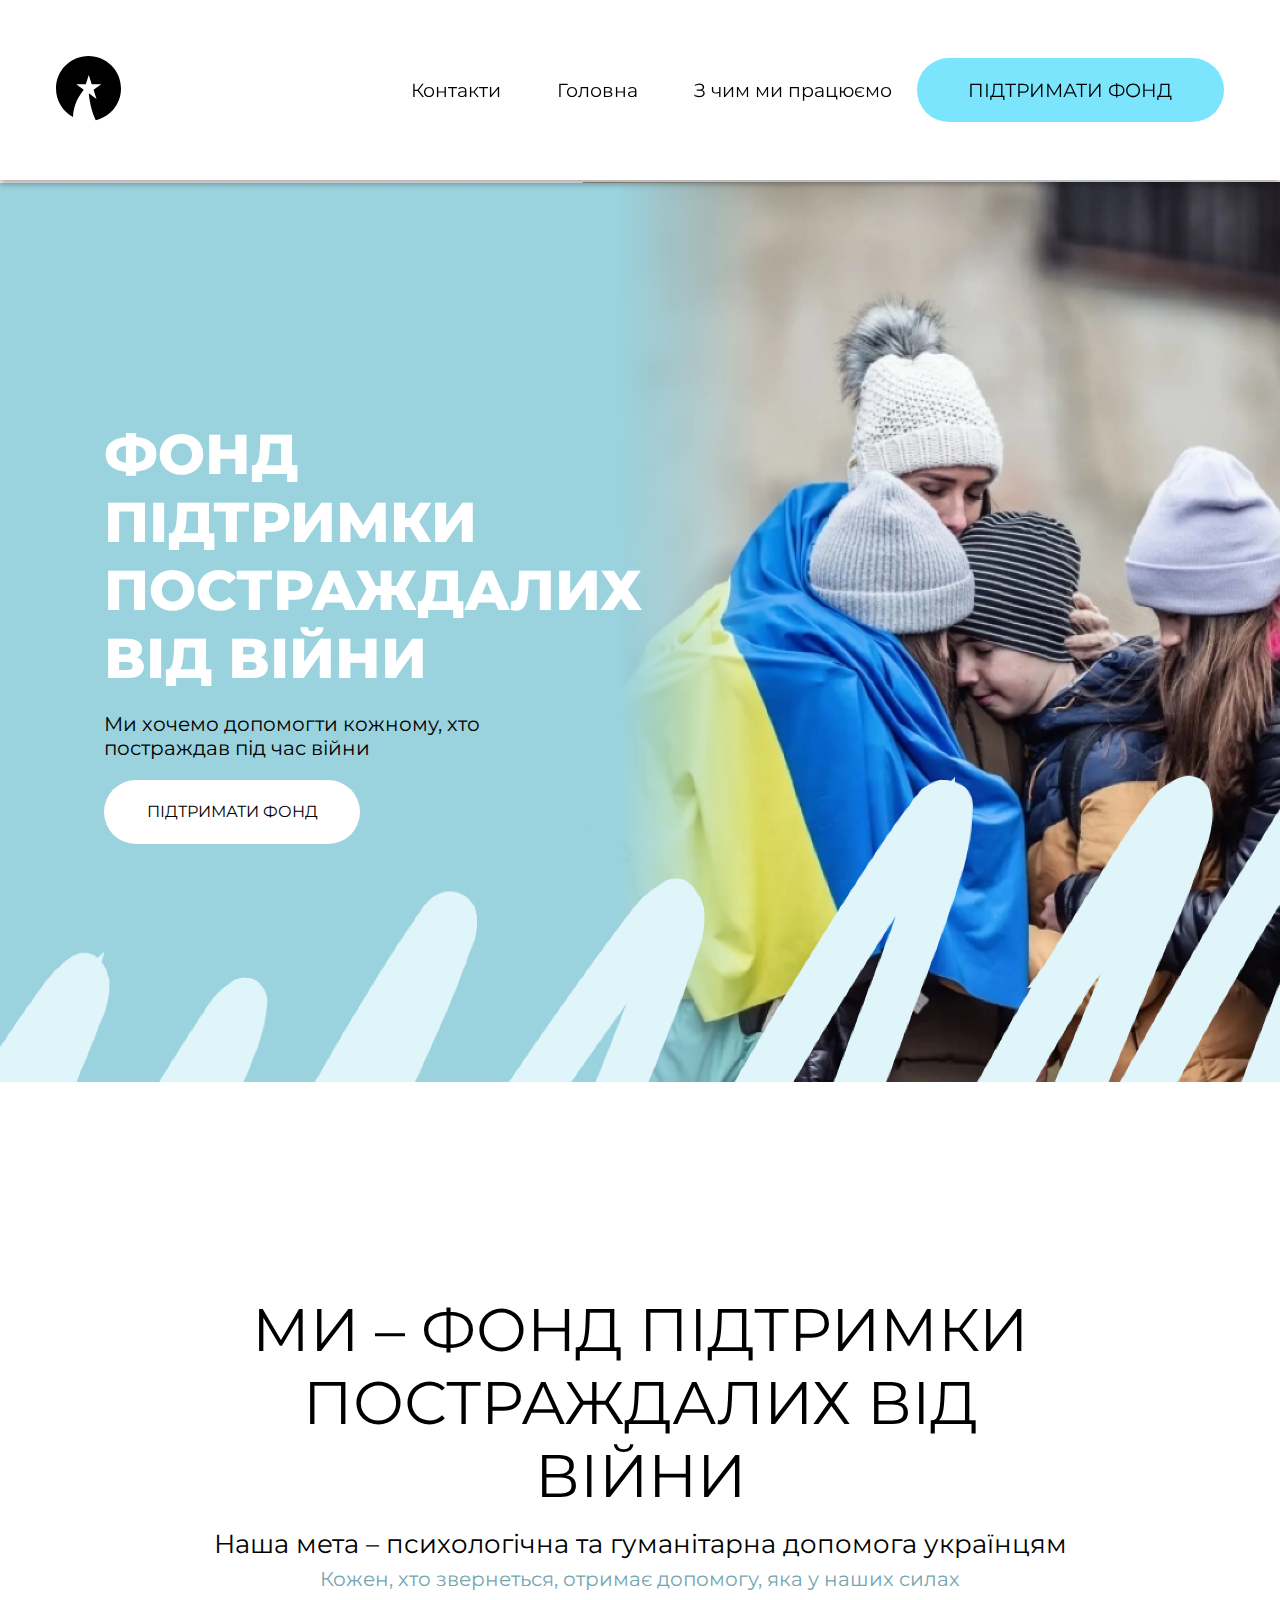
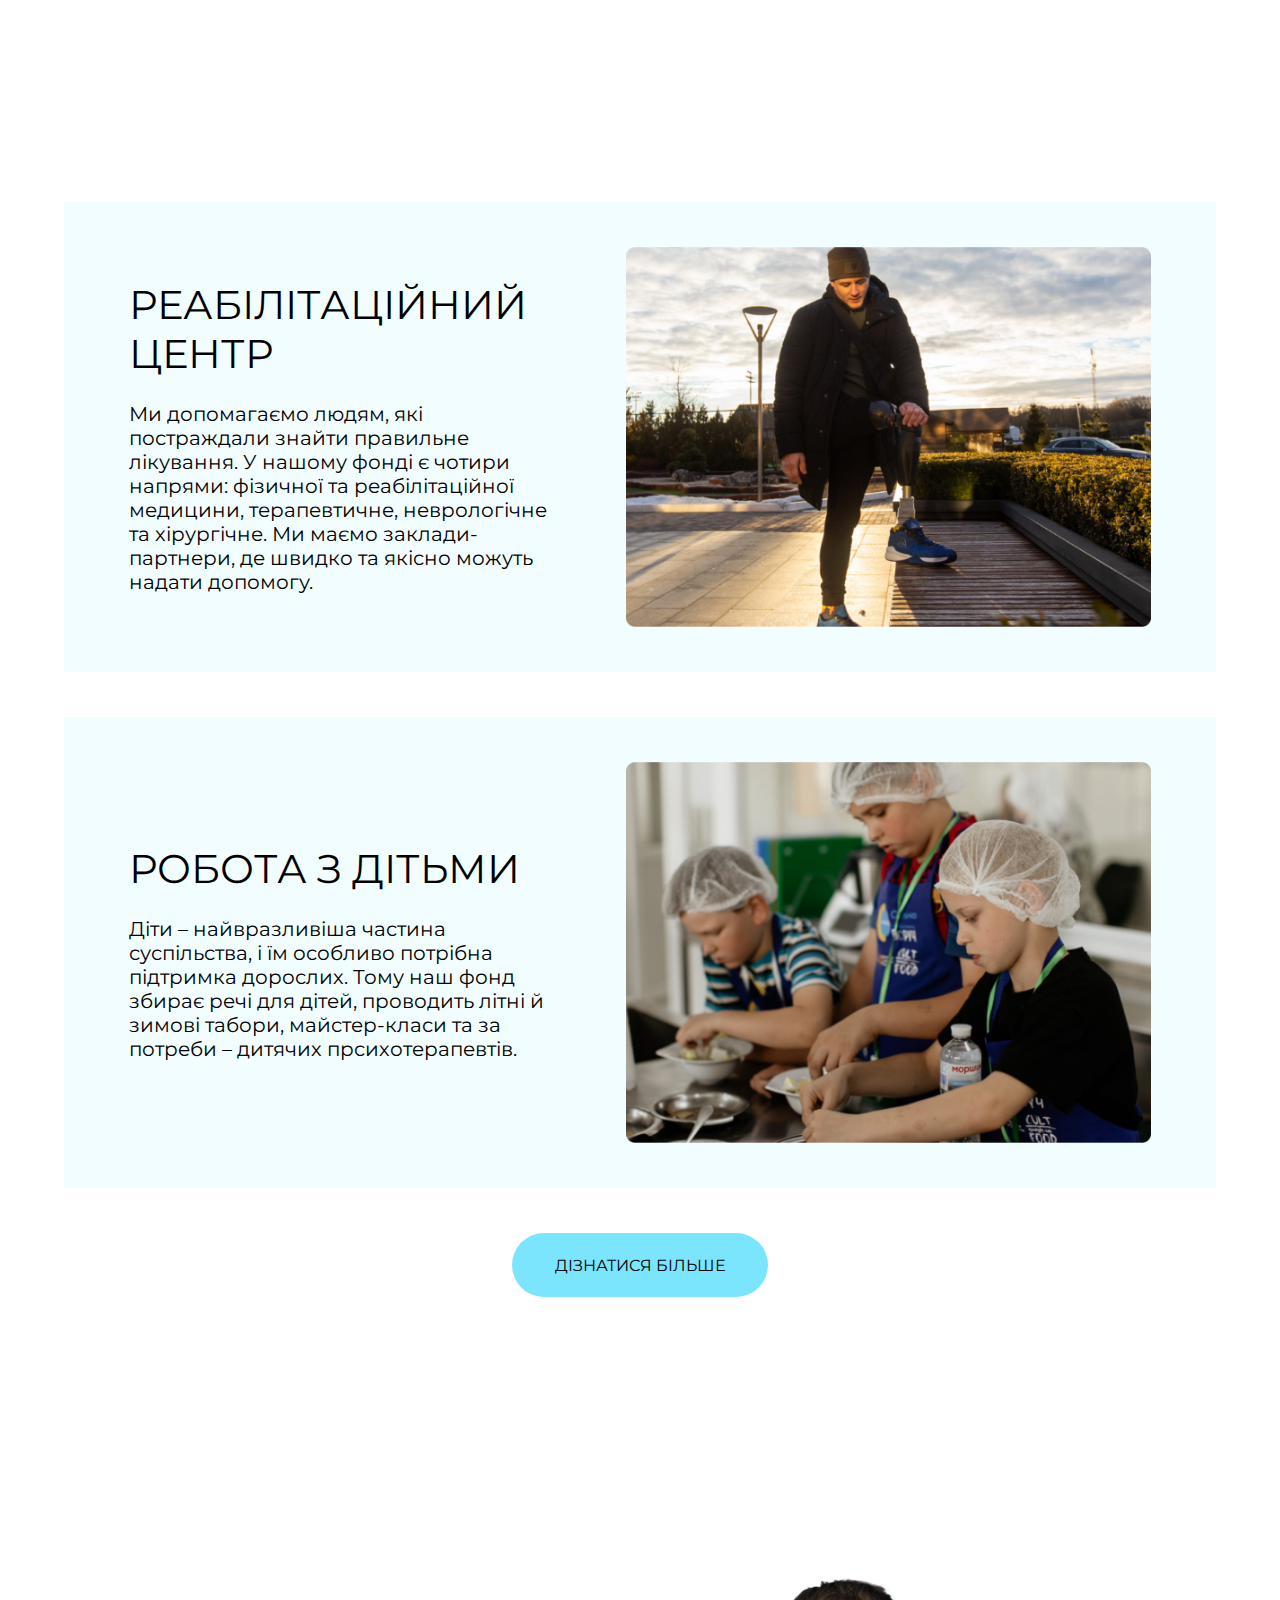
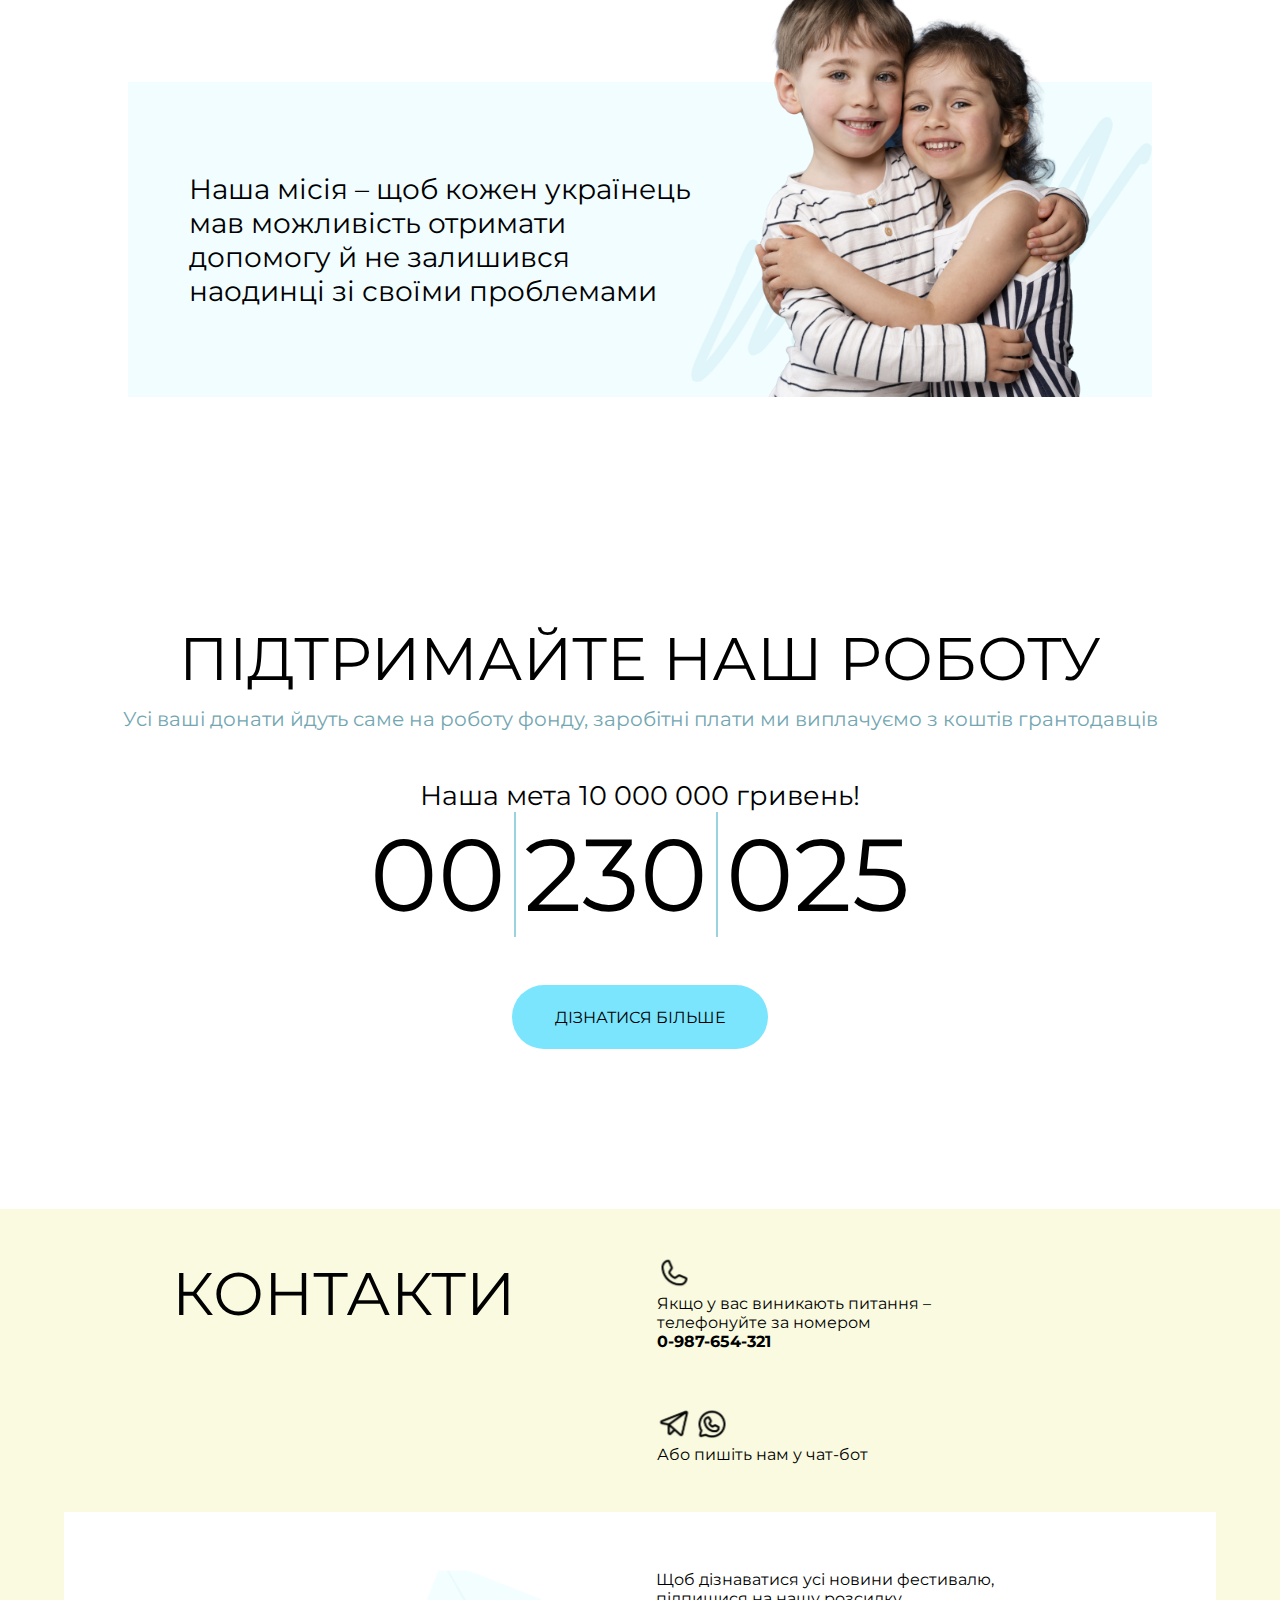
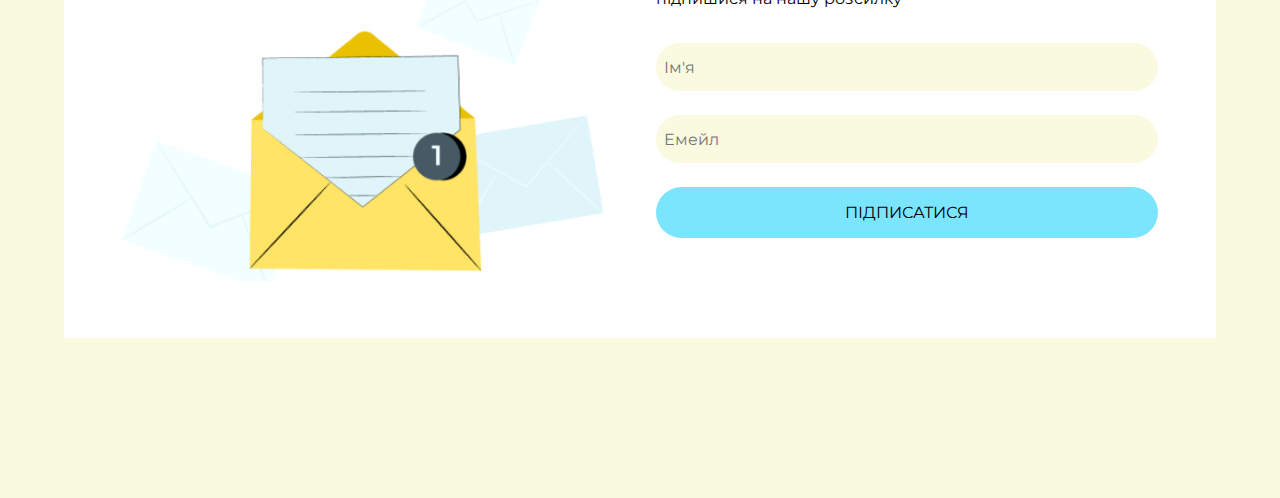
<file: index.html>
<!DOCTYPE html>
<html lang="en">
<head>
    <meta charset="UTF-8">
    <meta name="viewport" content="width=device-width, initial-scale=1.0">
    <title>Фонд</title>
    <link rel="stylesheet" href="./css/styles.css">
</head>
<body>
    <header class="header--common-height">
            <div class="header__content">
                <a href="main_page.html">
                    <svg class="header__logo" width="65" height="65" viewBox="0 0 65 65" fill="none" xmlns="http://www.w3.org/2000/svg">
                        <path fill-rule="evenodd" clip-rule="evenodd" d="M39.7327 64.1923C54.2007 60.9042 65 47.9633 65 32.5C65 14.5507 50.4493 0 32.5 0C14.5507 0 0 14.5507 0 32.5C0 44.8494 6.88782 55.59 17.0314 61.0898C17.1874 52.9961 19.9089 43.3947 27.7592 33.6347L20.2474 28.177L29.8049 28.177L32.7583 19.0873L35.7117 28.177L45.2692 28.177L37.5371 33.7948L40.4905 42.8845L32.8116 37.3055C33.5336 45.4387 35.5157 55.5191 39.7327 64.1923Z" fill="black"/>
                    </svg>
                </a>
                <nav>
                    <ul>
                        <li><a href="#contacts-link">Контакти</a></li>
                        <li><a href="#main-link">Головна</a></li>
                        <li><a href="#we-work-with-link">З чим ми працюємо</a></li>
                    </ul>
                    <button class="button-common-blue header__content__button">Підтримати фонд</button>
                </nav>
            </div>
        </div>

    </header>

    <main>
        <!-- Перша секція -->
        <section class="hero" id="main-link">
            <div class="hero__content">
                <h1>Фонд підтримки постраждалих від війни</h1>
                <p>Ми хочемо допомогти кожному, хто постраждав під час війни</p>
                <button class="button-common-blue hero__content__cta">Підтримати фонд</button>
            </div>
        </section>

        <!-- Друга секція -->
        <section class="about-us">
            <div class="about-us__content">
                <h2>Ми – фонд підтримки постраждалих від війни</h2>
                <div>
                    <h4>Наша мета – психологічна та гуманітарна допомога українцям</h4>
                    <p>Кожен, хто звернеться, отримає допомогу, яка у наших силах</p>
                </div>
            </div>
        </section>

        <!-- Третя секція -->
        <section class="info" id="we-work-with-link">
            <article class="info__item">
                <div class="info__item__content">
                    <div class="info__item__content__text">
                        <h3>Реабілітаційний центр</h3>
                        <p>Ми допомагаємо людям, які постраждали знайти правильне лікування. У нашому фонді є чотири напрями: фізичної та реабілітаційної медицини, терапевтичне, неврологічне та хірургічне. Ми маємо заклади-партнери, де швидко та якісно можуть надати допомогу.</p>
                    </div>
                    <img class="info__item__content__image" src="./images/rehabilitation-center.png" alt="TODO">
                </div>
            </article>

            <article class="info__item">
                <div class="info__item__content">
                    <div class="info__item__content__text">
                        <h3>Робота з дітьми</h3>
                        <p>
                            Діти – найвразливіша частина суспільства, і їм особливо потрібна підтримка дорослих. Тому наш фонд збирає речі для дітей, проводить літні й зимові табори, майстер-класи та за потреби – дитячих прсихотерапевтів.                        </p>
                    </div>
                    <img class="info__item__content__image" src="./images/working-with-children.png" alt="TODO">
                </div>
            </article>

            <button class="button-common-blue info__item__cta">Дізнатися більше</button>
        </section>

        <!-- Четверта секція -->
        <section class="our-mission">
            <div class="our-mission__content">
                <p>
                    Наша місія – щоб кожен українець мав можливість отримати допомогу й не залишився наодинці зі своїми проблемами
                </p>
                <img id="vector" src="./images/vector.png" alt="Вектор">    
                <img id="smiley-kids" src="./images/smiley-little-kids-holding-each-other.png" alt="Усміхнені діти обіймають один одного">
            </div>
        </section>

        <!-- П'ята секція -->
        <section class="donation">
            <div class="donation__title">
                <h2>Підтримайте наш роботу</h2>
                <p>Усі ваші донати йдуть саме на роботу фонду, заробітні плати ми виплачуємо з коштів грантодавців</p>
            </div>
            <div class="donation__goal">
                <h4>Наша мета 10 000 000 гривень!</h4>
                <div class="donation__goal__current-sum">
                    <p>00</p>
                    <div class="border-line"></div>
                    <p>230</p>
                    <div class="border-line"></div>
                    <p>025</p>
                </div>
            </div>
            
            <button class="button-common-blue donation__cta">Дізнатися більше</button>
        </section>

        <!-- Футер -->
        <footer class="contacts" id="contacts-link">
            <div class="contacts__links">

                <div class="contacts__links__title">
                    <h2>Контакти</h2>
                </div>
                
                <div class="contacts__links__content">
                    <div class="contacts__links__content__upper">
                        <svg id="icon-phone" width="34" height="33" viewBox="0 0 34 33" fill="none" xmlns="http://www.w3.org/2000/svg" xmlns:xlink="http://www.w3.org/1999/xlink">
                            <rect x="0.5" y="0.192383" width="33" height="32" fill="url(#pattern0_3664_73)"/>
                            <defs>
                            <pattern id="pattern0_3664_73" patternContentUnits="objectBoundingBox" width="1" height="1">
                            <use xlink:href="#image0_3664_73" transform="matrix(0.0078125 0 0 0.00805664 0 -0.015625)"/>
                            </pattern>
                            <image id="image0_3664_73" width="128" height="128" xlink:href="[data-uri]"/>
                            </defs>
                            </svg>
                        <p>
                            Якщо у вас виникають питання – <br>
                            телефонуйте за номером <br>
                            <strong>0-987-654-321</strong>
                        </p>
                    </div>

                    <div class="contacts__links__content__lower">
                        <svg id="icon-telegram" width="34" height="34" viewBox="0 0 34 34" fill="none" xmlns="http://www.w3.org/2000/svg" xmlns:xlink="http://www.w3.org/1999/xlink">
                            <rect x="0.5" y="0.192383" width="33" height="33" fill="url(#pattern0_3664_76)"/>
                            <defs>
                            <pattern id="pattern0_3664_76" patternContentUnits="objectBoundingBox" width="1" height="1">
                            <use xlink:href="#image0_3664_76" transform="scale(0.0078125)"/>
                            </pattern>
                            <image id="image0_3664_76" width="128" height="128" xlink:href="[data-uri]"/>
                            </defs>
                            </svg>
    
                        <svg id="icon-viber" width="34" height="33" viewBox="0 0 34 33" fill="none" xmlns="http://www.w3.org/2000/svg" xmlns:xlink="http://www.w3.org/1999/xlink">
                            <rect x="0.5" y="0.192383" width="33" height="31.8621" fill="url(#pattern0_3664_77)"/>
                            <defs>
                            <pattern id="pattern0_3664_77" patternContentUnits="objectBoundingBox" width="1" height="1">
                            <use xlink:href="#image0_3664_77" transform="matrix(0.0078125 0 0 0.00809152 0 -0.0178572)"/>
                            </pattern>
                            <image id="image0_3664_77" width="128" height="128" xlink:href="[data-uri]"/>
                            </defs>
                            </svg>  
                        <p>Або пишіть нам у чат-бот</p> 
                    </div>
                </div>
            </div>
            <div class="contacts__newsletter">
                <div class="contacts__newsletter__content">
                    <div class="contacts__newsletter__content__image">
                        <img src="./images/letter-image.png" alt="Іконка письма">
                    </div>
                    <div class="contacts__newsletter__content__text">
                        <p>Щоб дізнаватися усі новини фестивалю, підпишися на нашу розсилку</p>
                        <input type="text" placeholder="  Ім'я">
                        <input type="text" placeholder="  Емейл">
                        <button class="button-common-blue contacts__newsletter__cta">Підписатися</button>
                    </div>
                </div>
            </div>
        </footer>
    </main>
    <script src='./js/script.js'></script>
</body>
</html>
</file>
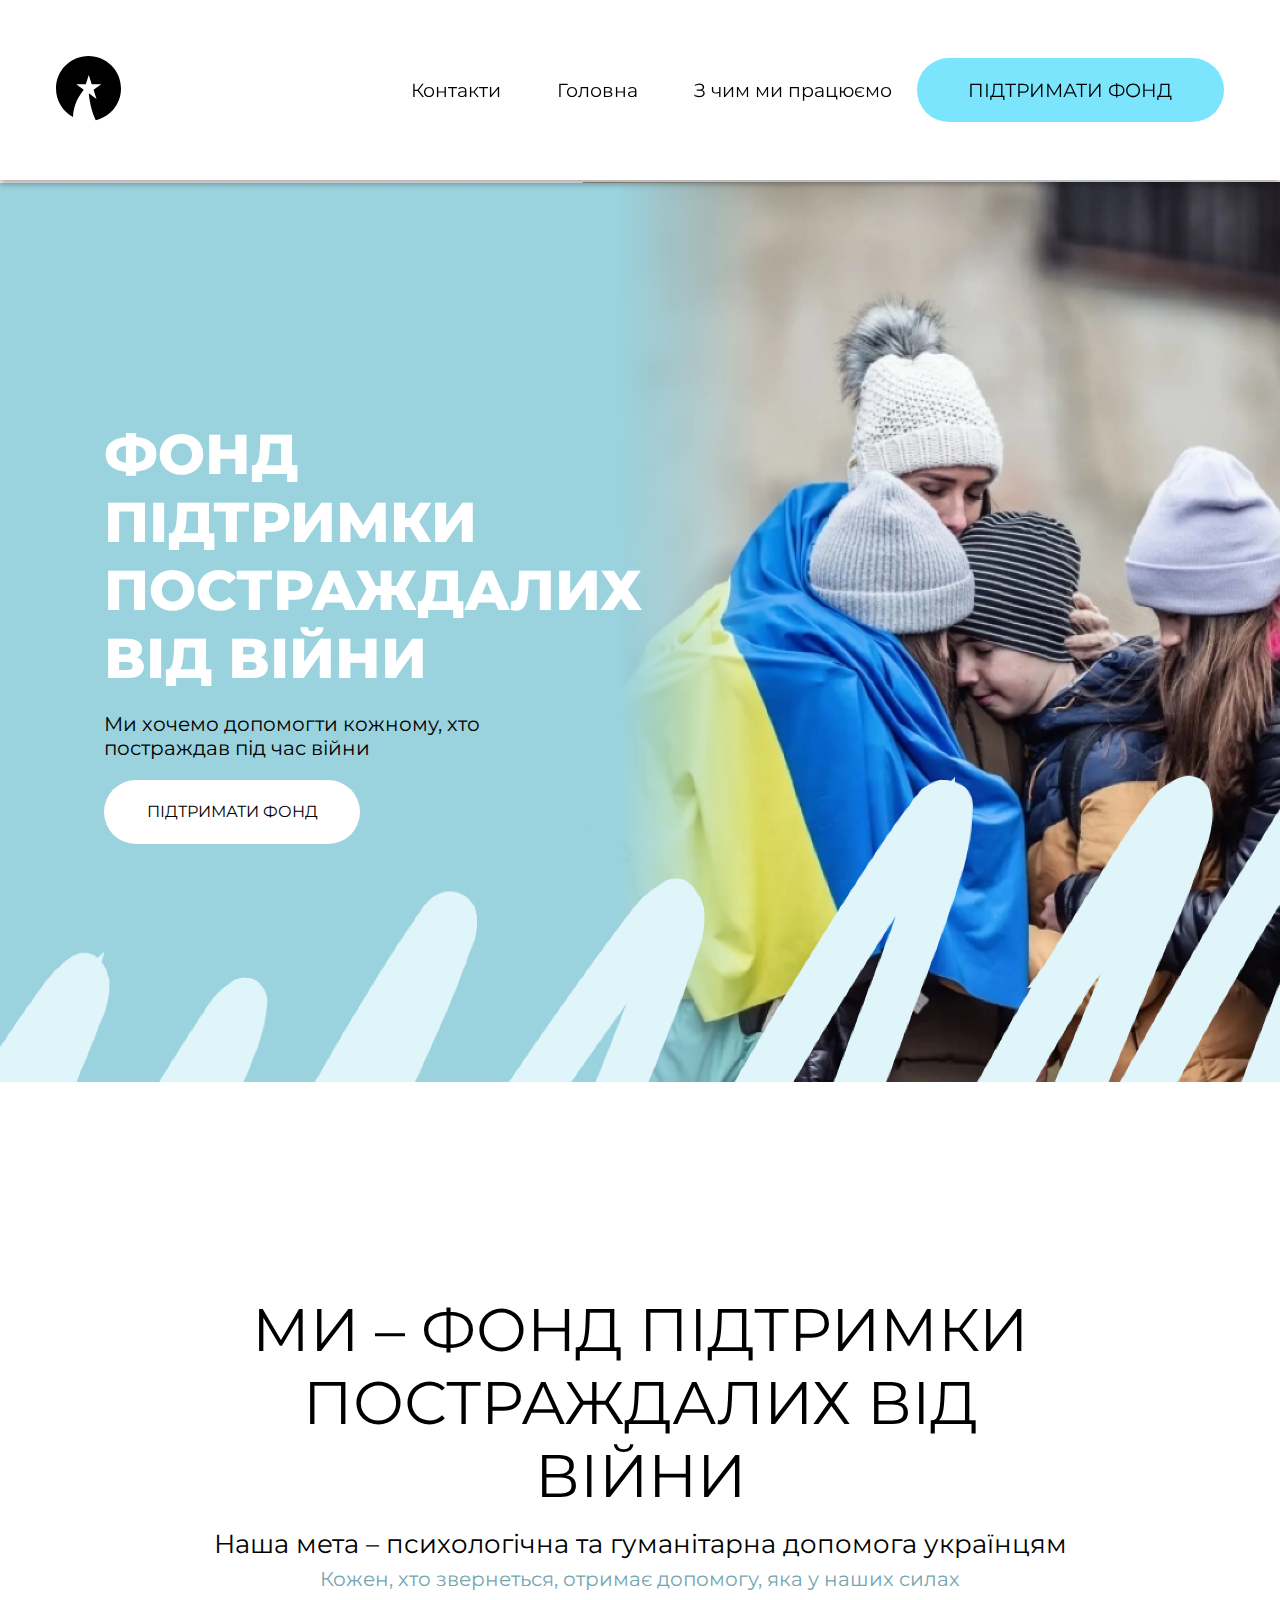
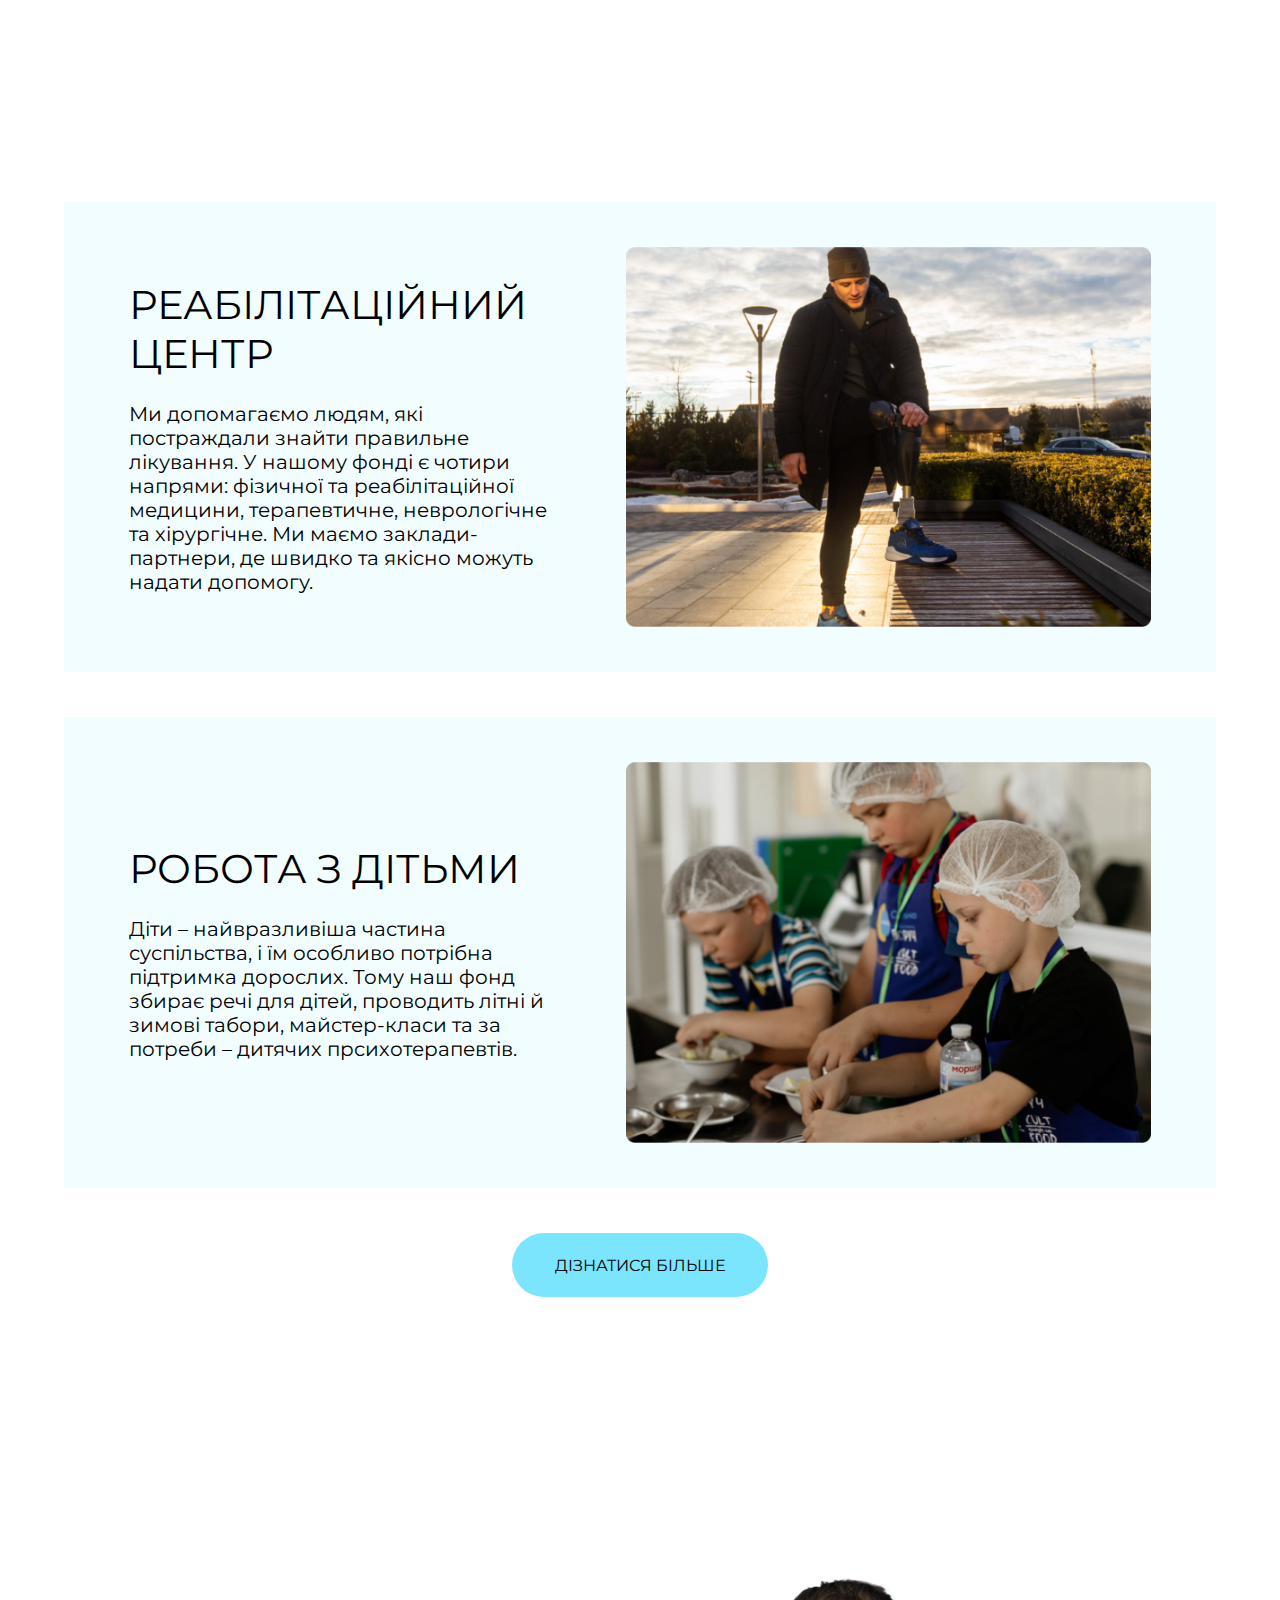
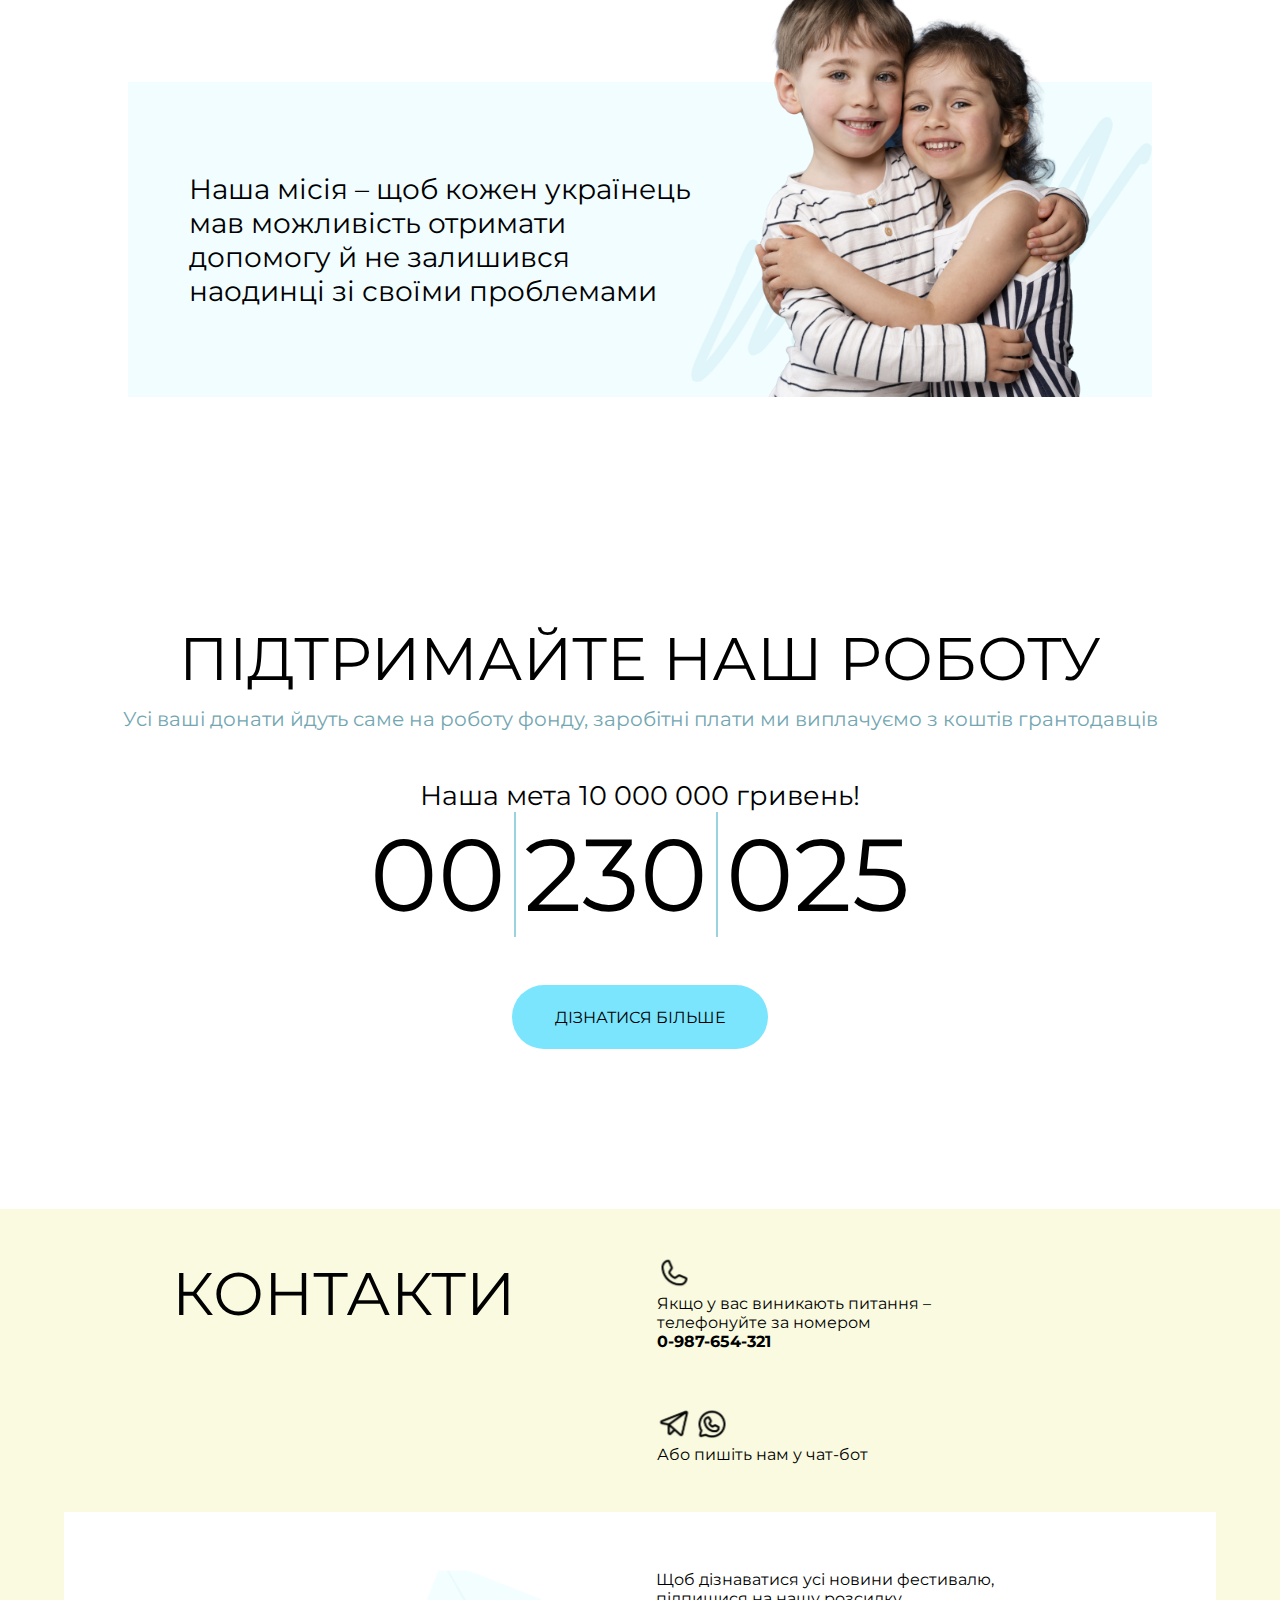
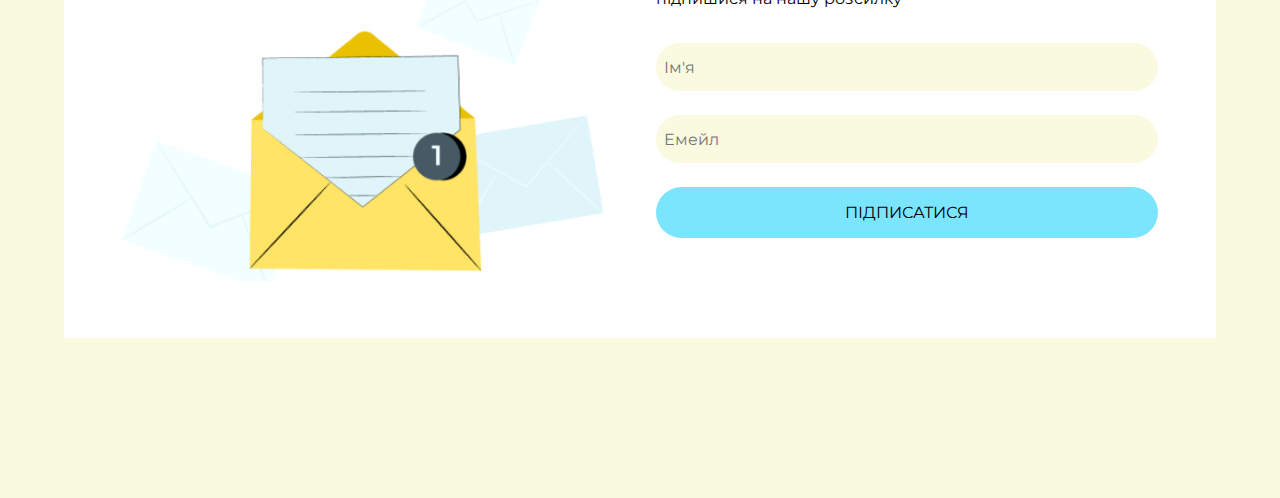
<file: html/index.html>
<!DOCTYPE html>
<html lang="en">
<head>
    <meta charset="UTF-8">
    <meta name="viewport" content="width=device-width, initial-scale=1.0">
    <title>Фонд</title>
    <link rel="stylesheet" href="../css/styles.css">
</head>
<body>
    <header class="header--common-height">
            <div class="header__content">
                <a href="main_page.html">
                    <svg class="header__logo" width="65" height="65" viewBox="0 0 65 65" fill="none" xmlns="http://www.w3.org/2000/svg">
                        <path fill-rule="evenodd" clip-rule="evenodd" d="M39.7327 64.1923C54.2007 60.9042 65 47.9633 65 32.5C65 14.5507 50.4493 0 32.5 0C14.5507 0 0 14.5507 0 32.5C0 44.8494 6.88782 55.59 17.0314 61.0898C17.1874 52.9961 19.9089 43.3947 27.7592 33.6347L20.2474 28.177L29.8049 28.177L32.7583 19.0873L35.7117 28.177L45.2692 28.177L37.5371 33.7948L40.4905 42.8845L32.8116 37.3055C33.5336 45.4387 35.5157 55.5191 39.7327 64.1923Z" fill="black"/>
                    </svg>
                </a>
                <nav>
                    <ul>
                        <li><a href="#contacts-link">Контакти</a></li>
                        <li><a href="#main-link">Головна</a></li>
                        <li><a href="#we-work-with-link">З чим ми працюємо</a></li>
                    </ul>
                    <button class="button-common-blue header__content__button">Підтримати фонд</button>
                </nav>
            </div>
        </div>

    </header>

    <main>
        <!-- Перша секція -->
        <section class="hero" id="main-link">
            <div class="hero__content">
                <h1>Фонд підтримки постраждалих від війни</h1>
                <p>Ми хочемо допомогти кожному, хто постраждав під час війни</p>
                <button class="button-common-blue hero__content__cta">Підтримати фонд</button>
            </div>
        </section>

        <!-- Друга секція -->
        <section class="about-us">
            <div class="about-us__content">
                <h2>Ми – фонд підтримки постраждалих від війни</h2>
                <div>
                    <h4>Наша мета – психологічна та гуманітарна допомога українцям</h4>
                    <p>Кожен, хто звернеться, отримає допомогу, яка у наших силах</p>
                </div>
            </div>
        </section>

        <!-- Третя секція -->
        <section class="info" id="we-work-with-link">
            <article class="info__item">
                <div class="info__item__content">
                    <div class="info__item__content__text">
                        <h3>Реабілітаційний центр</h3>
                        <p>Ми допомагаємо людям, які постраждали знайти правильне лікування. У нашому фонді є чотири напрями: фізичної та реабілітаційної медицини, терапевтичне, неврологічне та хірургічне. Ми маємо заклади-партнери, де швидко та якісно можуть надати допомогу.</p>
                    </div>
                    <img class="info__item__content__image" src="../images/rehabilitation-center.png" alt="TODO">
                </div>
            </article>

            <article class="info__item">
                <div class="info__item__content">
                    <div class="info__item__content__text">
                        <h3>Робота з дітьми</h3>
                        <p>
                            Діти – найвразливіша частина суспільства, і їм особливо потрібна підтримка дорослих. Тому наш фонд збирає речі для дітей, проводить літні й зимові табори, майстер-класи та за потреби – дитячих прсихотерапевтів.                        </p>
                    </div>
                    <img class="info__item__content__image" src="../images/working-with-children.png" alt="TODO">
                </div>
            </article>

            <button class="button-common-blue info__item__cta">Дізнатися більше</button>
        </section>

        <!-- Четверта секція -->
        <section class="our-mission">
            <div class="our-mission__content">
                <p>
                    Наша місія – щоб кожен українець мав можливість отримати допомогу й не залишився наодинці зі своїми проблемами
                </p>
                <img id="vector" src="../images/vector.png" alt="Вектор">    
                <img id="smiley-kids" src="../images/smiley-little-kids-holding-each-other.png" alt="Усміхнені діти обіймають один одного">
            </div>
        </section>

        <!-- П'ята секція -->
        <section class="donation">
            <div class="donation__title">
                <h2>Підтримайте наш роботу</h2>
                <p>Усі ваші донати йдуть саме на роботу фонду, заробітні плати ми виплачуємо з коштів грантодавців</p>
            </div>
            <div class="donation__goal">
                <h4>Наша мета 10 000 000 гривень!</h4>
                <div class="donation__goal__current-sum">
                    <p>00</p>
                    <div class="border-line"></div>
                    <p>230</p>
                    <div class="border-line"></div>
                    <p>025</p>
                </div>
            </div>
            
            <button class="button-common-blue donation__cta">Дізнатися більше</button>
        </section>

        <!-- Футер -->
        <footer class="contacts" id="contacts-link">
            <div class="contacts__links">

                <div class="contacts__links__title">
                    <h2>Контакти</h2>
                </div>
                
                <div class="contacts__links__content">
                    <div class="contacts__links__content__upper">
                        <svg id="icon-phone" width="34" height="33" viewBox="0 0 34 33" fill="none" xmlns="http://www.w3.org/2000/svg" xmlns:xlink="http://www.w3.org/1999/xlink">
                            <rect x="0.5" y="0.192383" width="33" height="32" fill="url(#pattern0_3664_73)"/>
                            <defs>
                            <pattern id="pattern0_3664_73" patternContentUnits="objectBoundingBox" width="1" height="1">
                            <use xlink:href="#image0_3664_73" transform="matrix(0.0078125 0 0 0.00805664 0 -0.015625)"/>
                            </pattern>
                            <image id="image0_3664_73" width="128" height="128" xlink:href="[data-uri]"/>
                            </defs>
                            </svg>
                        <p>
                            Якщо у вас виникають питання – <br>
                            телефонуйте за номером <br>
                            <strong>0-987-654-321</strong>
                        </p>
                    </div>

                    <div class="contacts__links__content__lower">
                        <svg id="icon-telegram" width="34" height="34" viewBox="0 0 34 34" fill="none" xmlns="http://www.w3.org/2000/svg" xmlns:xlink="http://www.w3.org/1999/xlink">
                            <rect x="0.5" y="0.192383" width="33" height="33" fill="url(#pattern0_3664_76)"/>
                            <defs>
                            <pattern id="pattern0_3664_76" patternContentUnits="objectBoundingBox" width="1" height="1">
                            <use xlink:href="#image0_3664_76" transform="scale(0.0078125)"/>
                            </pattern>
                            <image id="image0_3664_76" width="128" height="128" xlink:href="[data-uri]"/>
                            </defs>
                            </svg>
    
                        <svg id="icon-viber" width="34" height="33" viewBox="0 0 34 33" fill="none" xmlns="http://www.w3.org/2000/svg" xmlns:xlink="http://www.w3.org/1999/xlink">
                            <rect x="0.5" y="0.192383" width="33" height="31.8621" fill="url(#pattern0_3664_77)"/>
                            <defs>
                            <pattern id="pattern0_3664_77" patternContentUnits="objectBoundingBox" width="1" height="1">
                            <use xlink:href="#image0_3664_77" transform="matrix(0.0078125 0 0 0.00809152 0 -0.0178572)"/>
                            </pattern>
                            <image id="image0_3664_77" width="128" height="128" xlink:href="[data-uri]"/>
                            </defs>
                            </svg>  
                        <p>Або пишіть нам у чат-бот</p> 
                    </div>
                </div>
            </div>
            <div class="contacts__newsletter">
                <div class="contacts__newsletter__content">
                    <div class="contacts__newsletter__content__image">
                        <img src="../images/letter-image.png" alt="Іконка письма">
                    </div>
                    <div class="contacts__newsletter__content__text">
                        <p>Щоб дізнаватися усі новини фестивалю, підпишися на нашу розсилку</p>
                        <input type="text" placeholder="  Ім'я">
                        <input type="text" placeholder="  Емейл">
                        <button class="button-common-blue contacts__newsletter__cta">Підписатися</button>
                    </div>
                </div>
            </div>
        </footer>
    </main>
    <script src='../js/script.js'></script>
</body>
</html>
</file>
<file: css/styles.css>
@import url(reset.css);
@import url(base.css);
@import url(header.css);
@import url(body.css);
@import url(footer.css);

html {
    font-size: 16px;
}

body {
    font-family: 'Montserrat', sans-serif;
    font-weight: 400;
    color: black;
    background-color: var(--color-main);
    /* box-sizing: border-box; */
}

h1 {
    font-weight: 800;
}

h1, h2, h3 {
    text-transform: uppercase;
}

.button-common-blue {
    text-transform: uppercase;
    background-color: var(--color-button-main);
    border-radius: 4.8em;
}

.button-common-blue:hover{
    background-color: #4ec1eb;
    box-shadow: 0 4px 3px rgba(0, 0, 0, 0.311); 
}

header, section, footer {
    display: flex;
}
</file>
